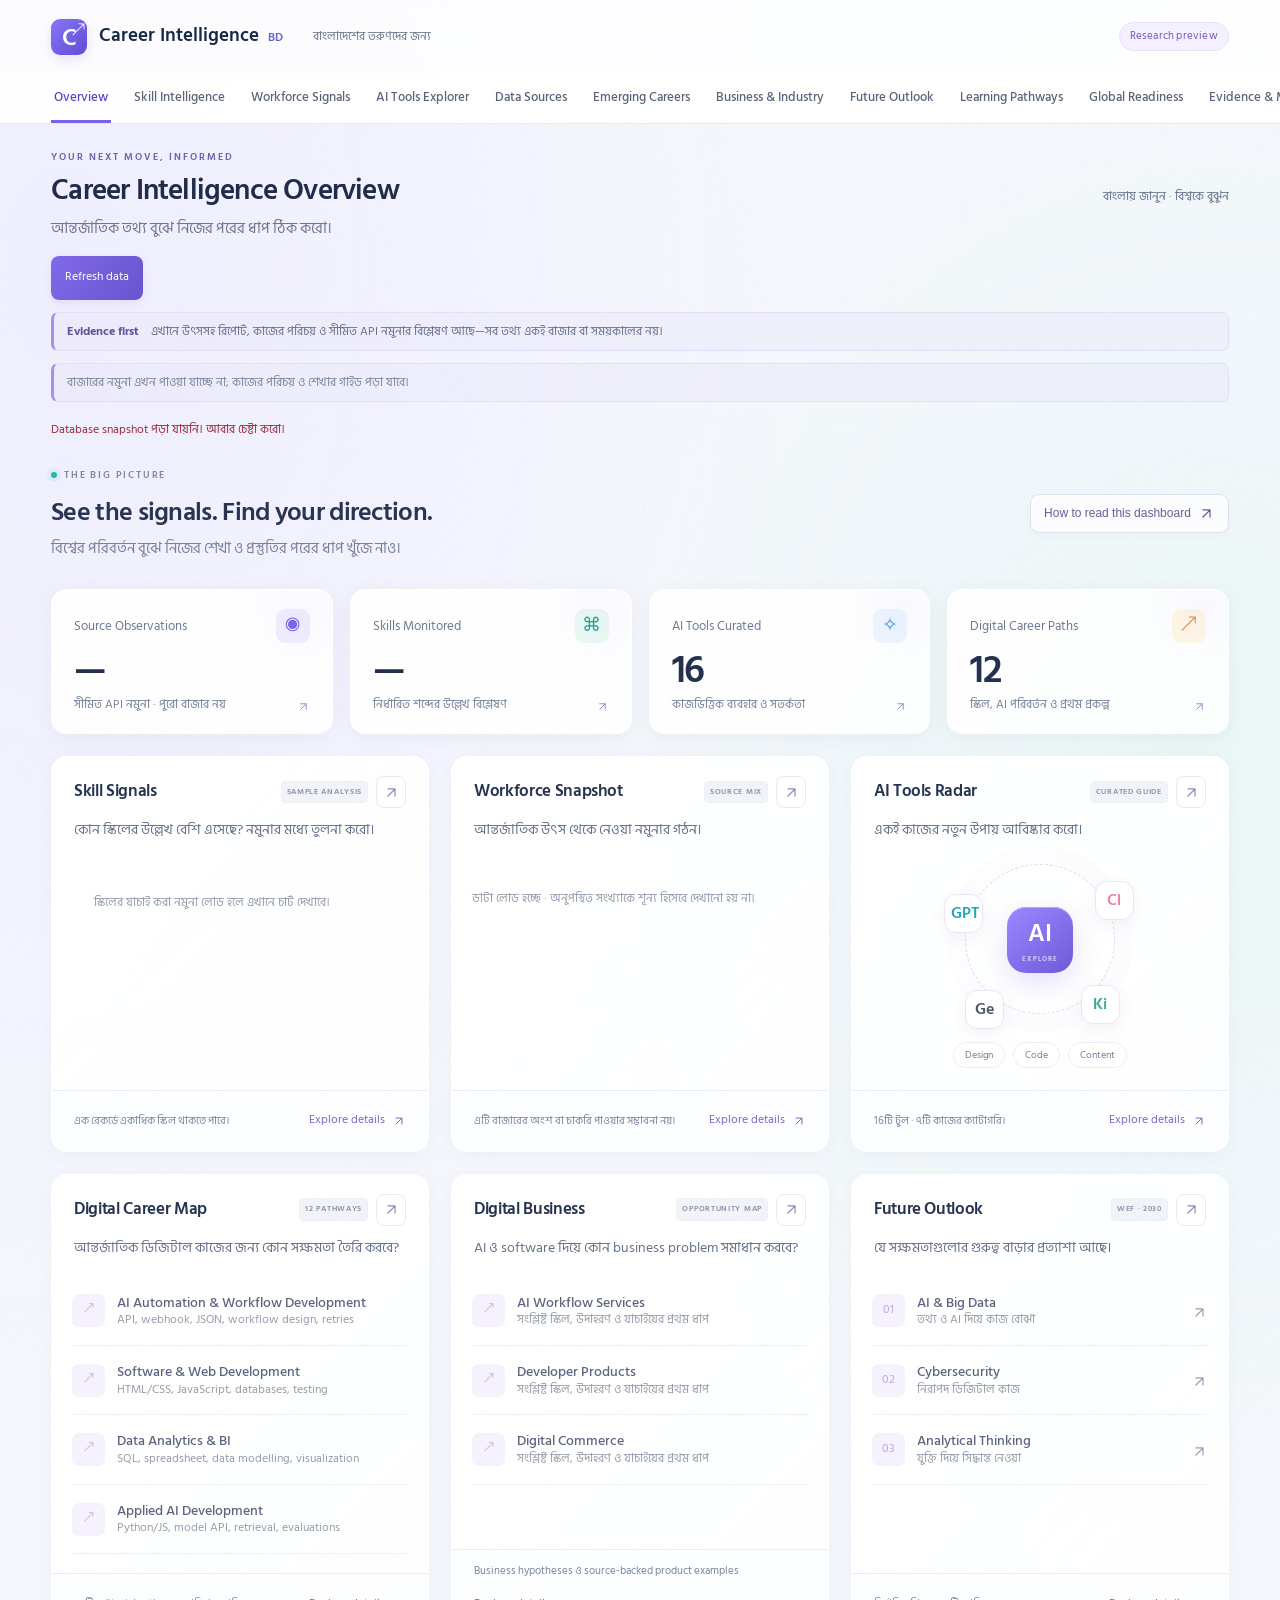
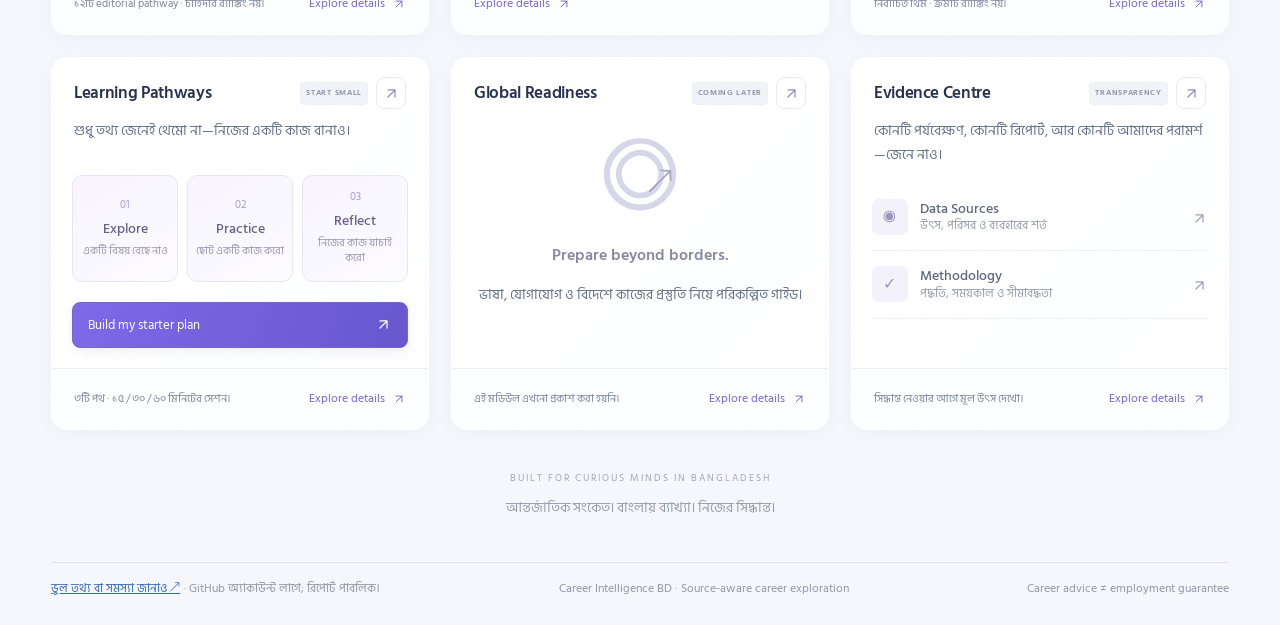
<file: web/index.html>
<!doctype html>
<html lang="bn"><head><meta charset="utf-8"><meta name="viewport" content="width=device-width,initial-scale=1"><meta name="color-scheme" content="light"><title>Career Intelligence BD — Overview</title><link rel="preconnect" href="https://fonts.googleapis.com"><link rel="preconnect" href="https://fonts.gstatic.com" crossorigin><link href="https://fonts.googleapis.com/css2?family=Hind+Siliguri:wght@400;500;600;700&display=swap" rel="stylesheet"><link rel="modulepreload" href="app.js"><link rel="modulepreload" href="dashboard.mjs"><link rel="modulepreload" href="model.mjs"><link rel="stylesheet" href="styles.css"></head>
<body><a id="skip-link" class="skip-link" href="#main-content">মূল তথ্যে যাও</a><header class="top"><a class="brand" href="#overview"><span class="brandmark">C<span>↗</span></span><strong>Career Intelligence <span>BD</span></strong></a><span class="audience">বাংলাদেশের তরুণদের জন্য</span><span class="stage">Research preview</span></header>
<nav aria-label="প্রধান মেনু" id="tabs"><button data-tab="overview" aria-current="page">Overview</button><button data-tab="skills">Skill Intelligence</button><button data-tab="jobs">Workforce Signals</button><button data-tab="tools">AI Tools Explorer</button><button data-tab="platforms">Data Sources</button><button data-tab="emerging">Emerging Careers</button><button data-tab="business">Business & Industry</button><button data-tab="outlook">Future Outlook</button><button data-tab="learning">Learning Pathways</button><button data-tab="abroad">Global Readiness</button><button data-tab="methodology">Evidence & Methodology</button></nav>
<main id="main-content" tabindex="-1"><div class="intro"><div><div class="eyebrow">YOUR NEXT MOVE, INFORMED</div><h1 id="page-title" tabindex="-1">Career Intelligence Overview</h1><p>আন্তর্জাতিক তথ্য বুঝে নিজের পরের ধাপ ঠিক করো।</p></div><span class="locale">বাংলায় জানুন · বিশ্বকে বুঝুন</span></div>
<section id="sample-toolbar" class="toolbar" aria-label="নমুনার তথ্য"><label id="source-filter">তথ্যের উৎস<select id="source"><option value="all">সব পরীক্ষিত উৎস</option><option value="himalayas">Himalayas</option><option value="jobicy">Jobicy</option></select></label><label id="period-filter">সংগ্রহের সময়<select id="period"><option value="latest">সর্বশেষ সংরক্ষিত নমুনা</option></select></label><button id="reload" class="primary">Refresh data</button><span id="updated" class="muted"></span></section>
<div class="banner"><strong>Evidence first</strong><span>এখানে উৎসসহ রিপোর্ট, কাজের পরিচয় ও সীমিত API নমুনার বিশ্লেষণ আছে—সব তথ্য একই বাজার বা সময়কালের নয়।</span></div>
<div id="freshness" role="status" aria-live="polite"></div><div id="status" role="status" aria-live="polite"></div><div id="content"></div>
<footer><span><a href="https://github.com/imtiazrahman1c/career-intelligence-bd/issues/new?template=data-correction.yml" target="_blank" rel="noopener noreferrer">ভুল তথ্য বা সমস্যা জানাও ↗</a> · GitHub অ্যাকাউন্ট লাগে; রিপোর্ট পাবলিক।</span><span>Career Intelligence BD · Source-aware career exploration</span><span>Career advice ≠ employment guarantee</span></footer></main>
<script type="module" src="app.js"></script></body></html>
</file>
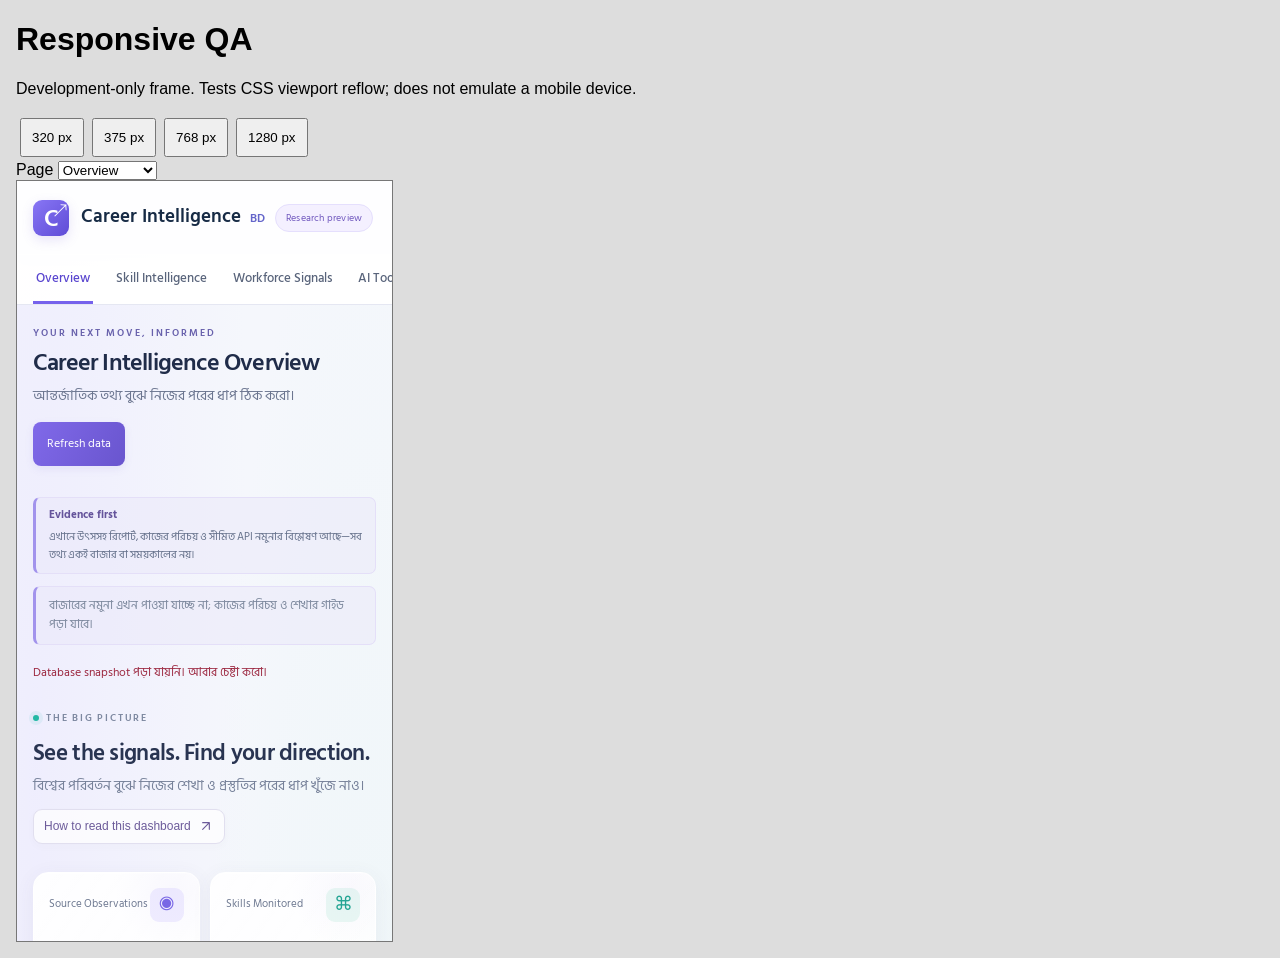
<file: web/responsive-check.html>
<!doctype html><html lang="bn"><meta charset="utf-8"><meta name="viewport" content="width=device-width,initial-scale=1"><meta name="robots" content="noindex,nofollow"><title>Responsive QA — Career Intelligence BD</title><style>body{margin:16px;font:16px sans-serif;background:#ddd}button{padding:10px;margin:4px}iframe{display:block;border:1px solid #777;background:white;height:760px;max-width:100%}</style><h1>Responsive QA</h1><p>Development-only frame. Tests CSS viewport reflow; does not emulate a mobile device.</p><div id="sizes"><button data-width="320">320 px</button><button data-width="375">375 px</button><button data-width="768">768 px</button><button data-width="1280">1280 px</button></div><label>Page <select id="view"><option value="overview">Overview</option><option value="skills">Skills</option><option value="learning">Learning</option><option value="tools">Tools</option><option value="jobs">Work data</option><option value="business">Business</option><option value="methodology">Methodology</option></select></label><iframe title="Dashboard responsive test" id="preview" src="index.html" style="width:375px"></iframe><script type="module" src="responsive-check.mjs"></script></html>
</file>
<file: web/styles.css>
:root{font-family:"Hind Siliguri",sans-serif;color:#162c46;background:#eff5fc;font-size:14px;line-height:1.6;font-synthesis:none}*{box-sizing:border-box}body{margin:0}button,select{font:inherit}button,a,select{touch-action:manipulation}button{cursor:pointer}button:focus-visible,a:focus-visible,select:focus-visible{outline:3px solid #6d5ee5;outline-offset:3px}.top{min-height:72px;display:flex;align-items:center;gap:30px;background:#fff;padding:12px 4%;border-bottom:1px solid #e0e8f2}.brand{text-decoration:none;display:flex;align-items:center;gap:12px;color:#172b45}.brand strong{font-size:18px;font-weight:600}.brand strong span{font-size:12px;color:#6465ca;margin-left:4px}.brandmark{display:grid;place-items:center;background:#6555df;color:#fff;width:36px;height:36px;border-radius:9px;font-size:24px;font-weight:600;position:relative}.brandmark span{font-size:16px;position:absolute;right:2px;top:0}.audience{color:#68778a;font-size:12px}.stage{margin-left:auto;background:#f1efff;color:#6650bf;font-size:11px;border-radius:20px;padding:5px 10px}nav{display:flex;flex-wrap:wrap;gap:22px;padding:0 4%;background:#fff;border-bottom:1px solid #dde7f3}nav button{padding:13px 3px;background:none;border:0;border-bottom:3px solid transparent;color:#627185;font-size:13px}nav button[aria-current=page]{border-color:#6757dd;color:#42319c}main{max-width:1380px;margin:auto;padding:27px 4%}h1{font-size:26px;line-height:1.5;font-weight:600;margin:4px 0}h2{font-size:15px;font-weight:600;margin:0}h3{font-size:14px;font-weight:600;margin:0 0 8px}p{margin:4px 0 12px}.intro{display:flex;align-items:center;justify-content:space-between;gap:12px}.intro p{font-size:13px;color:#68778a}.eyebrow{font-size:10px;color:#6861ac;letter-spacing:1.7px;font-weight:600}.locale{color:#63728a;font-size:12px}.toolbar{display:flex;align-items:end;gap:12px;flex-wrap:wrap;margin:23px 0 18px}label{display:grid;gap:4px;color:#536477;font-size:11px}select{min-height:36px;padding:5px 30px 5px 10px;background:#fff;border:1px solid #d9e2ef;border-radius:5px;color:#233851;font-size:12px;max-width:100%}button.primary{border:0;background:#6554dc;color:#fff;padding:9px 14px;border-radius:5px;font-size:12px;min-height:36px}.muted{color:#65758a;font-size:12px}.toolbar>.muted{margin-left:auto;padding-bottom:7px}.banner{display:flex;gap:12px;flex-wrap:wrap;background:#e4edfc;border-left:3px solid #5a68da;padding:11px 14px;font-size:12px;color:#3e5270;margin-bottom:20px}.banner strong{color:#3f4c86}.metrics{display:grid;grid-template-columns:repeat(4,minmax(0,1fr));gap:15px;margin-bottom:21px}.metric{background:#fff;border:1px solid #e7edf6;border-radius:7px;padding:15px 18px;box-shadow:0 3px 12px #213a6b04}.metric .label{font-size:11px;color:#5a687d}.metric .value{font-size:30px;font-weight:500;color:#123c68;line-height:1.5;font-variant-numeric:tabular-nums}.metric .detail{font-size:11px;color:#68768a}.grid{display:grid;grid-template-columns:1.05fr 1fr 1fr;gap:17px}.panel{background:#fff;border:1px solid #e4eafa;border-radius:8px;min-width:0;box-shadow:0 4px 12px #5148be08}.panelhead{padding:14px 17px;border-bottom:1px solid #eff2f8;display:flex;justify-content:space-between;gap:8px;align-items:center}.panelhead h2:before{content:'⠿';color:#8d96a8;padding-right:8px}.panelbody{padding:17px}.tag{background:#eef0ff;color:#6255ab;border-radius:4px;font-size:10px;padding:3px 7px;white-space:nowrap}.smallnote{font-size:11px;color:#6b798c;margin-top:16px}.row{padding:11px 0;border-bottom:1px solid #edf1f7;display:flex;gap:12px;justify-content:space-between}.row:last-child{border:0}.number{font-variant-numeric:tabular-nums;color:#124b7b;font-weight:500}.barline{margin:13px 0}.barlabel{display:flex;justify-content:space-between;gap:8px;font-size:12px;margin-bottom:5px}.track{background:#f1f4fa;height:9px;border-radius:3px;overflow:hidden}.fill{background:#007cce;height:100%;border-radius:3px}.fill.alt{background:#8c78ed}.empty{padding:22px 12px;text-align:center}.empty .symbol{font-size:28px;color:#a093ec;margin-bottom:9px}.empty h3{color:#344769}.empty p{font-size:12px;color:#748195;max-width:330px;margin:8px auto 14px}.linkbutton{background:#f4f2ff;color:#6151bd;border:1px solid #e2dcff;padding:7px 12px;border-radius:5px;font-size:12px;text-decoration:none;display:inline-block}.full{grid-column:1/-1}.wide{grid-column:span 2}.tablewrap{overflow:auto}table{width:100%;border-collapse:collapse;text-align:left;font-size:12px}th{font-weight:500;color:#6a788b;background:#fafbff}th,td{padding:11px 12px;border-bottom:1px solid #edf1f7}td:nth-child(n+2){font-variant-numeric:tabular-nums}.listitem{padding:13px 0;border-bottom:1px solid #edf1f7}.listitem:last-child{border:0}a{color:#3668b5}footer{font-size:11px;color:#8290a1;display:flex;justify-content:space-between;flex-wrap:wrap;gap:8px;margin-top:28px;padding-top:16px;border-top:1px solid #dde5f1}#status:empty{display:none}#status{font-size:12px;margin-bottom:12px;color:#5e548e}.error{color:#9c2840!important}.comparison{display:grid;grid-template-columns:repeat(3,minmax(0,1fr));gap:16px}.roletext{font-size:12px;color:#65758a}ul{padding-left:19px}li{margin:8px 0}.footlabel{font-size:11px;color:#7b6f9c}@media(max-width:1000px){.grid{grid-template-columns:1fr 1fr}.grid>.panel:last-child{grid-column:1/-1}.wide{grid-column:span 2}.audience{display:none}}@media(max-width:650px){main{padding:20px 16px}.top{padding:12px 16px;gap:10px}.brand strong{font-size:15px}.stage{font-size:10px}nav{padding:0 16px;gap:15px}.intro{align-items:start}.locale{display:none}h1{font-size:22px}.metrics{grid-template-columns:1fr 1fr;gap:10px}.metric{padding:12px}.metric .value{font-size:26px}.grid,.comparison{grid-template-columns:1fr}.wide,.full,.grid>.panel:last-child{grid-column:auto}.toolbar>.muted{margin-left:0;width:100%}.toolbar label{flex:1;min-width:130px}select{font-size:16px}.banner{gap:4px}.panelbody{padding:15px}}

input{font:inherit;min-height:36px;padding:6px 10px;border:1px solid #d9e2ef;border-radius:5px;color:#233851;max-width:100%}input:focus-visible{outline:3px solid #6d5ee5;outline-offset:3px}


.category-grid{display:grid;grid-template-columns:repeat(3,minmax(0,1fr));gap:18px}.category-grid .panel{display:flex;flex-direction:column}.category-grid .panelbody{display:flex;flex:1;flex-direction:column}.category-grid .linkbutton{margin-top:auto;align-self:flex-start}.note{padding:12px;background:#edf5fb;border-radius:8px;margin:12px 0}@media(max-width:1000px){.category-grid{grid-template-columns:repeat(2,minmax(0,1fr))}}@media(max-width:640px){.category-grid{grid-template-columns:1fr}}

[hidden]{display:none!important}

/* Readability, keyboard access and narrow viewport controls. */
.skip-link{position:absolute;left:16px;top:-100px;background:#fff;color:#33237e;padding:12px;z-index:10;border:2px solid #6554dc}.skip-link:focus{top:12px}
button.primary,.linkbutton,select,input{min-height:44px}nav button{min-height:44px}input,select{min-width:0}.panelbody{overflow-wrap:anywhere}
@media(max-width:650px){.top{flex-wrap:wrap}.brand{min-width:0}.stage{margin-left:0}.roletext{font-size:14px;color:#43566e}.smallnote{font-size:12px;color:#506176}.panelbody p{line-height:1.75}.toolbar{align-items:stretch}.toolbar label{min-width:0;flex-basis:100%}select,input{width:100%;font-size:16px}.linkbutton{font-size:14px}nav{gap:8px 16px}.intro>div{min-width:0}}
/* Intelligence dashboard — evidence-led interactive overview. */
:root{background:#f5f6fa;color:#1e2941;font-size:15px}.top{min-height:74px;border-bottom-color:#edf0f5}.brandmark{background:#6458df}.stage{letter-spacing:.2px}nav{gap:23px;border-bottom-color:#e8eaf1}nav button{font-size:12px;font-weight:500;white-space:nowrap}main{max-width:1510px;padding-top:26px}.intro h1{font-size:25px;letter-spacing:-.7px}.intro p{font-size:14px}.toolbar{margin:14px 0}.banner{margin-bottom:12px;padding:8px 12px;font-size:11px;background:#eeeff9;border-left:2px solid #897eea}#freshness{margin:7px 0 18px;font-size:11px}.dashboard-summary{display:flex;justify-content:space-between;gap:16px;align-items:center;margin:26px 0 21px}.section-kicker{font-size:10px;letter-spacing:1.8px;color:#7a8397;font-weight:600;display:flex;align-items:center;gap:7px}.section-kicker i{height:6px;width:6px;background:#22b8a4;border-radius:50%;box-shadow:0 0 0 4px #22b8a415}.dashboard-summary h2{font-size:24px;letter-spacing:-.6px;margin:9px 0 3px}.dashboard-summary p{color:#7a8495;font-size:13px;margin:0}.quiet-action{background:white;border:1px solid #e3e6ee;border-radius:8px;padding:10px 13px;color:#6a648e;font-size:11px}.pulse-metrics{display:grid;grid-template-columns:repeat(4,minmax(0,1fr));gap:17px;margin-bottom:22px}.pulse-metric{text-align:left;border:1px solid #e7e9f1;background:white;border-radius:12px;padding:17px 20px;box-shadow:0 3px 8px #293d6503;transition:transform .18s,box-shadow .18s}.metric-top{display:flex;align-items:center;justify-content:space-between;color:#717c90;font-size:12px}.metric-top i{display:grid;place-items:center;background:#f0edff;color:#7866e5;width:30px;height:30px;border-radius:9px;font-style:normal;font-size:19px}.pulse-metric:nth-child(2) i{color:#20a691;background:#e9f8f3}.pulse-metric:nth-child(3) i{color:#448ddd;background:#edf5ff}.pulse-metric:nth-child(4) i{color:#d39331;background:#fff6e5}.pulse-metric>strong{display:block;font-size:35px;line-height:1.4;letter-spacing:-1px;color:#24314c;font-weight:600;font-variant-numeric:tabular-nums}.metric-bottom{font-size:11px;color:#8991a1;display:flex;justify-content:space-between}.metric-bottom b{color:#8e86bd}.insight-grid{display:grid;grid-template-columns:repeat(3,minmax(0,1fr));gap:20px}.viz-card{border:1px solid #e5e8f1;background:white;border-radius:13px;min-width:0;overflow:hidden;display:flex;flex-direction:column;box-shadow:0 3px 12px #293d6503;animation:enter-card .4s ease both}.viz-card:nth-child(2){animation-delay:.06s}.viz-card:nth-child(3){animation-delay:.12s}.viz-head{display:flex;gap:8px;align-items:center;padding:18px 20px 0}.viz-head h2{font-size:15px;font-weight:600;letter-spacing:-.2px}.viz-tag{margin-left:auto;font-size:8px;font-weight:600;letter-spacing:.7px;color:#8b91a4;background:#f5f6fa;border-radius:4px;padding:4px 5px}.viz-open{background:none;border:0;color:#8a92a4;min-width:26px;min-height:32px;font-size:19px}.viz-desc{padding:0 20px;font-size:12px;color:#828b9c;margin:9px 0 15px}.viz-foot{margin-top:auto;padding:12px 20px;border-top:1px solid #f0f1f5;display:flex;flex-wrap:wrap;gap:6px;align-items:center;justify-content:space-between}.viz-foot>span{font-size:10px;color:#9098a6}.viz-foot button{background:none;border:0;color:#7164ca;padding:4px 0;font-size:10px;min-height:30px}.viz-foot button span{margin-left:6px}.signal-bars{padding:0 20px 16px;min-height:220px}.signal-row{display:grid;grid-template-columns:90px 1fr 24px;gap:10px;align-items:center;width:100%;border:0;background:none;padding:10px 0;text-align:left}.signal-name{font-size:11px;color:#667086}.signal-track{height:10px;background:#f4f3fa;border-radius:3px;overflow:hidden}.signal-track>span{display:block;height:100%;border-radius:3px;animation:bar-in .7s ease both;transform-origin:left}.signal-row strong{font-size:11px;font-weight:500;color:#59617a;text-align:right}.source-split{display:flex;align-items:center;justify-content:center;gap:24px;min-height:220px;padding:15px 20px 30px}.donut{height:150px;width:150px;flex-shrink:0;border:0;border-radius:50%;background:conic-gradient(#7165ee 0 var(--split),#22b8a4 var(--split) 100%);padding:19px;transform:rotate(-90deg);transition:transform .25s}.donut>span{background:white;border-radius:50%;height:100%;display:flex;flex-direction:column;justify-content:center;transform:rotate(90deg)}.donut strong{font-size:30px;color:#28334b;font-weight:600;line-height:1.3}.donut small{font-size:9px;color:#9199a8}.source-legend{display:grid;gap:16px}.source-legend button{display:flex;align-items:center;gap:9px;border:0;background:none;text-align:left;padding:4px 0;color:#636e83}.source-legend i{width:7px;height:7px;border-radius:50%}.source-legend span{font-size:11px}.source-legend small{display:block;font-size:9px;color:#929bab}.source-legend strong{font-size:17px;font-weight:500;padding-left:5px}.tool-orbit{position:relative;width:220px;height:170px;margin:0 auto}.orbit-ring{position:absolute;width:150px;height:150px;left:35px;top:5px;border:1px dashed #dcd9f3;border-radius:50%}.orbit-center{position:absolute;left:77px;top:48px;width:66px;height:66px;background:linear-gradient(135deg,#8976f7,#6554ce);border-radius:19px;display:flex;flex-direction:column;align-items:center;justify-content:center;font-size:25px;font-weight:600;color:white;box-shadow:0 8px 24px #7b65dc38}.orbit-center span{font-size:7px;letter-spacing:1px;opacity:.7}.orbit-node{position:absolute;border:1px solid #ebe9f6;background:white;width:39px;height:39px;border-radius:12px;color:#7261cb;font-weight:600;box-shadow:0 5px 15px #493d7610}.node-a{left:14px;top:35px;color:#20a8b9}.node-b{right:16px;top:22px;color:#ed7e9c}.node-c{left:35px;bottom:0;color:#4b5469}.node-d{right:30px;bottom:5px;color:#3caa97}.tool-tags{display:flex;gap:8px;justify-content:center;margin:13px 0 22px}.tool-tags span{font-size:9px;color:#8b83a4;border:1px solid #eeedf5;border-radius:20px;padding:3px 10px}.chart-caption{display:flex;justify-content:space-between;padding:16px 20px 0;gap:10px;align-items:center}.chart-caption strong{font-size:11px;color:#7467cb}.chart-caption span{font-size:10px;color:#9a9fad}.projection-bars{height:220px;display:flex;gap:15px;margin:15px 20px 21px;border-bottom:1px solid #e9edf3;background:repeating-linear-gradient(to top,transparent 0,transparent 49px,#f1f3f8 49px,#f1f3f8 50px)}.projection-column{display:flex;flex-direction:column;align-items:center;flex:1;min-width:0;background:none;border:0;padding:0}.column-value{font-size:12px;font-weight:600;color:#67718c}.column-space{height:160px;width:100%;display:flex;align-items:end;justify-content:center}.column-space>span{width:70%;max-width:48px;display:block;border-radius:6px 6px 0 0;animation:bar-up .7s ease both;transform-origin:bottom}.column-label{font-size:9px;color:#8891a1;margin-top:8px;white-space:nowrap}.industry-map{padding:12px 20px 2px}.industry-main{border:1px solid #dff1ea;background:linear-gradient(120deg,#effaf6,#f9fcfb);padding:16px;border-radius:9px;width:100%;text-align:left;position:relative;color:#478474}.industry-main>span{font-size:9px;letter-spacing:1px;color:#81b0a0}.industry-main strong,.industry-main small{display:block}.industry-main strong{font-size:16px;margin:4px 0}.industry-main small{font-size:10px;color:#84a395}.industry-main b{position:absolute;right:15px;top:25px;font-size:22px;font-weight:400}.industry-branches{display:flex;gap:6px;padding:21px 0;justify-content:space-between;position:relative}.industry-branches:before{content:'';position:absolute;top:10px;left:15%;right:15%;border-top:1px solid #d6e6e1}.industry-branches span{font-size:8px;border:1px solid #e3ede9;border-radius:5px;padding:8px 5px;color:#84a094}.chart-note{font-size:10px;color:#9b9faf;padding:0 20px;margin:0 0 20px}.outlook-stack{padding:0 20px 19px}.outlook-stack button,.evidence-items button{display:flex;align-items:center;gap:12px;background:none;width:100%;border:0;border-bottom:1px solid #f0f1f6;padding:15px 0;text-align:left}.outlook-stack button>span{font-size:11px;color:#b4a9e3;background:#f5f2fe;border-radius:7px;width:29px;height:29px;display:grid;place-items:center}.outlook-stack strong,.evidence-items strong{font-size:12px;color:#5c6580;font-weight:500;display:block}.outlook-stack small,.evidence-items small{display:block;font-size:10px;color:#959cab}.outlook-stack b,.evidence-items b{margin-left:auto;font-size:15px;font-weight:400;color:#a69aba}.learning-steps{display:flex;gap:9px;padding:12px 20px 20px}.learning-steps button{flex:1;background:#fafaff;border:1px solid #efedf8;border-radius:8px;min-width:0;padding:11px 6px;text-align:center}.learning-steps span{display:block;font-size:10px;color:#a499d6;margin-bottom:6px}.learning-steps strong{display:block;font-size:12px;font-weight:500;color:#665f87}.learning-steps small{font-size:9px;color:#9c97ae;display:block;margin-top:5px}.start-plan{margin:0 20px 20px;padding:11px 15px;border:0;background:#7163dd;border-radius:7px;color:white;text-align:left;font-size:11px;display:flex;justify-content:space-between}.readiness-visual{font-size:100px;line-height:1;position:relative;color:#d7d6e8;text-align:center;padding:15px 0}.readiness-visual span{font-size:30px;position:absolute;left:52%;top:45%;color:#a6a1c5}.readiness-card>h3{text-align:center;color:#8c87a4;font-size:14px;margin:4px 0}.readiness-card>.viz-desc{text-align:center}.evidence-items{padding:0 20px 15px}.evidence-items button>span{color:#9b94bc;background:#f3f1fa;border-radius:7px;width:32px;height:32px;display:grid;place-items:center}.dashboard-bottom{text-align:center;padding:37px 0 8px}.dashboard-bottom span{font-size:9px;letter-spacing:2px;color:#a0a6b3}.dashboard-bottom p{font-size:12px;color:#969eac;margin:7px}.pulse-metric:hover{transform:translateY(-3px);box-shadow:0 8px 22px #4a457b10}.signal-row:hover,.projection-column:hover{filter:brightness(.91)}.viz-open:hover{color:#7165ee}.viz-empty{padding:30px 20px;color:#929aab;font-size:12px}.panelhead h2:before{display:none}
@keyframes enter-card{from{opacity:0;transform:translateY(10px)}to{opacity:1;transform:translateY(0)}}@keyframes bar-in{from{transform:scaleX(0)}to{transform:scaleX(1)}}@keyframes bar-up{from{transform:scaleY(0)}to{transform:scaleY(1)}}@media(prefers-reduced-motion:reduce){*,*:before,*:after{animation:none!important;transition:none!important}}@media(max-width:1150px){.insight-grid{grid-template-columns:repeat(2,minmax(0,1fr))}.source-split{gap:20px}.pulse-metric{padding:15px}.metric-bottom{font-size:10px}}@media(max-width:720px){.pulse-metrics{grid-template-columns:repeat(2,minmax(0,1fr));gap:10px}.insight-grid{grid-template-columns:1fr}.dashboard-summary{align-items:start;flex-direction:column}.dashboard-summary h2{font-size:21px}.pulse-metric>strong{font-size:30px}.metric-top{font-size:10px}.metric-top i{width:25px;height:25px}.viz-head{padding:16px 17px 0}.viz-tag{font-size:7px}.viz-desc{padding:0 17px}.quiet-action{padding:8px 10px}.source-split{gap:24px}nav{gap:14px}.signal-row{grid-template-columns:86px 1fr 24px}.intro h1{font-size:22px}}
nav{flex-wrap:nowrap;overflow-x:auto;gap:20px;scrollbar-width:thin}nav button{flex-shrink:0}main{padding-top:20px}.intro h1{font-size:24px}.intro p{margin-bottom:3px}.toolbar{margin:12px 0}.dashboard-summary{margin:18px 0}.dashboard-summary h2{font-size:22px}.viz-open,.metric-bottom b,.start-plan>span,.outlook-stack b,.evidence-items b,.readiness-visual,.metric-top i{font-family:Arial,sans-serif}.dashboard-summary .quiet-action{font-family:Arial,"Hind Siliguri",sans-serif}button{line-height:1.4}.viz-card{min-height:320px}.projection-card,.industry-card,.outlook-card{min-height:340px}@media(max-width:720px){.intro h1{font-size:21px}.dashboard-summary h2{font-size:21px}.viz-card{min-height:310px}}
/* Refined glass surfaces, restrained depth, stronger reading hierarchy. */
:root{background:#f3f5fc;color:#202c49;font-size:16px}body{background:radial-gradient(ellipse at 5% 12%,#e9e5ff85 0,transparent 42%),radial-gradient(ellipse at 95% 35%,#def5ef70 0,transparent 40%),#f5f7fc;min-height:100vh}.top{background:#ffffffc9;backdrop-filter:blur(22px);-webkit-backdrop-filter:blur(22px);border-bottom:1px solid #ffffff;box-shadow:0 1px 18px #3b376107}nav{background:#ffffffb8;backdrop-filter:blur(18px);-webkit-backdrop-filter:blur(18px);border-bottom:1px solid #e5e7f2;position:relative;z-index:2}nav button{font-size:13px;min-height:49px;color:#59647b}nav button[aria-current=page]{color:#5945cf;border-color:#7662ec}.brandmark{background:linear-gradient(135deg,#8876f5,#5f4cd6);box-shadow:0 4px 12px #7460d32b}.brand strong{font-size:19px}.stage{border:1px solid #e5dffd;background:#f4f0ff;color:#7058be}main{max-width:1530px;padding-top:25px}.intro h1{font-size:29px;font-weight:600;letter-spacing:-.8px}.intro p{font-size:15px;color:#6c7690}.eyebrow{font-size:10px;letter-spacing:2px}.toolbar>.muted{font-size:12px}.banner{background:#ebeafa8c;border:1px solid #e4dff8;border-left:3px solid #a293ec;border-radius:7px;color:#64708a;font-size:12px;padding:9px 13px}.banner strong{color:#65549b}#freshness{font-size:12px;color:#7b879c}.dashboard-summary{margin:22px 0}.dashboard-summary h2{font-size:26px;letter-spacing:-.7px;color:#293451}.dashboard-summary p{font-size:15px;color:#77829a}.section-kicker{font-size:10px;color:#7d88a0}.quiet-action{background:#ffffffb8;border-color:#e1dfef;box-shadow:0 3px 9px #4c416506;font-size:12px;color:#6c5b9a;border-radius:9px}.pulse-metric{border:1px solid #ffffff;background:linear-gradient(125deg,#ffffffed,#ffffffe0);box-shadow:0 4px 20px #4c4a7310,inset 0 1px #fff;border-radius:15px;padding:19px 22px}.metric-top{font-size:13px;color:#6e7991}.pulse-metric>strong{font-size:39px;letter-spacing:-1.4px;color:#24314e}.metric-bottom{font-size:12px;color:#808ba2}.metric-top i{width:34px;height:34px}.insight-grid{gap:22px}.viz-card,.panel{border:1px solid #ffffffeb;border-radius:16px;background:linear-gradient(135deg,#ffffffeb 0,#ffffffd9 100%);box-shadow:0 5px 24px #5250760c,inset 0 1px 0 #ffffff;backdrop-filter:blur(16px);-webkit-backdrop-filter:blur(16px);transition:box-shadow .22s,border-color .22s,transform .22s}.viz-card:hover{box-shadow:0 12px 32px #51458115;border-color:#d9d1f5}.viz-head{padding:19px 22px 0}.viz-head h2{font-size:17px;letter-spacing:-.3px;color:#27344f}.viz-tag{font-size:8px;letter-spacing:.7px;background:#f1f3f9;color:#8892a6;border:1px solid #edf0f6}.viz-open{font-size:0;width:30px;height:30px;border:1px solid #ebe8f5;border-radius:8px;background:#ffffffa8;display:grid;place-items:center}.viz-open:after{content:'';width:8px;height:8px;border-top:1.5px solid #8e83b9;border-right:1.5px solid #8e83b9;transform:rotate(0deg)}.viz-open:hover{background:#f0ecff;border-color:#cfc3f0}.viz-desc{font-size:14px;color:#75819a;line-height:1.7;padding:0 22px;margin:10px 0 17px}.viz-foot{padding:12px 22px;border-top-color:#ebedf5;background:#fafbff60}.viz-foot>span{font-size:11px;color:#8a93a6;line-height:1.7}.viz-foot button{font-size:12px;color:#7965ce;min-height:36px}.signal-bars{padding:0 22px 20px}.signal-row{padding:11px 0;grid-template-columns:96px 1fr 28px;gap:12px}.signal-name{font-size:12px;color:#64718b}.signal-row strong{font-size:12px;color:#64718b}.signal-track{height:11px;background:#f0eef8;border-radius:4px}.signal-track>span{border-radius:4px;box-shadow:inset 0 1px 0 #ffffff50}.signal-row:hover .signal-name{color:#6755b7}.signal-row:focus-visible{outline-offset:1px;border-radius:5px}.source-split{min-height:238px}.donut{height:164px;width:164px;padding:19px;box-shadow:0 0 0 8px #f4f1fd55,inset 0 1px 1px #fff}.donut>span{background:#fffffffa;box-shadow:inset 0 3px 12px #7f73b50c}.donut strong{font-size:33px}.donut small{font-size:10px}.source-legend span{font-size:12px}.source-legend small{font-size:10px}.source-legend strong{font-size:20px}.orbit-ring{box-shadow:0 0 0 18px #f8f6ff55;border-color:#dfd7f6}.orbit-center{background:linear-gradient(140deg,#9b88ff,#6f59d8);box-shadow:0 9px 28px #8a70dd38,inset 0 1px #b8a6ff}.orbit-node{box-shadow:0 5px 18px #52427210;border-color:#ece5f6;transition:transform .18s}.orbit-node:hover{transform:translateY(-4px)}.tool-tags span{font-size:10px;padding:4px 11px;background:#ffffffa6}.chart-caption strong{font-size:12px}.chart-caption span{font-size:11px}.column-value{font-size:13px}.column-label{font-size:10px}.projection-bars{margin:16px 22px 22px}.projection-column{position:relative}.projection-column:hover .column-space>span{filter:saturate(1.3);box-shadow:0 0 0 4px #8975e619}.industry-main{background:linear-gradient(125deg,#edf9f3ca,#fbfffd);border-color:#dceee5;box-shadow:inset 0 1px white}.industry-main strong{font-size:18px}.industry-main small{font-size:12px}.industry-branches span{font-size:10px;background:#ffffffba;padding:9px 6px}.chart-note{font-size:12px;line-height:1.7;color:#8c96a9}.outlook-stack strong,.evidence-items strong{font-size:14px}.outlook-stack small,.evidence-items small{font-size:12px}.outlook-stack button{padding:16px 0}.outlook-stack button>span{height:33px;width:33px;font-size:12px}.learning-steps{padding-top:15px}.learning-steps button{background:linear-gradient(150deg,#f7f4ff,#fcfbff);border-color:#eae4f8;padding:14px 5px;border-radius:10px}.learning-steps strong{font-size:14px}.learning-steps small{font-size:11px}.learning-steps span{font-size:11px}.start-plan{background:linear-gradient(110deg,#7e69e7,#6957ce);border:1px solid #7763d4;padding:13px 15px;font-size:13px;box-shadow:0 4px 10px #7864cc1b;border-radius:8px}.readiness-card>h3{font-size:16px}.evidence-items button>span{height:36px;width:36px}.panelhead{padding:17px 20px;border-bottom-color:#eceef6}.panelhead h2{font-size:17px;color:#303d59}.panelbody{padding:20px;font-size:14px;line-height:1.85;color:#65728a}.panelbody h3{font-size:15px;color:#45536d;margin-top:12px}.roletext{font-size:14px;color:#728099;line-height:1.85}.smallnote{font-size:12px;color:#8a95a8}.note{background:#edf2fa9c;border:1px solid #e7edf6;border-radius:10px;font-size:13px}.linkbutton{background:#f2edff;color:#7760bf;border-color:#e4dbf5;border-radius:7px;font-size:13px}.metric{border-color:#fff;border-radius:13px;box-shadow:0 4px 15px #50466c09}.metric .label,.metric .detail{font-size:12px}table{font-size:13px}th,td{padding:13px}button.primary{background:linear-gradient(120deg,#8069e9,#6955ce);box-shadow:0 3px 9px #7661cb1a;border-radius:8px;font-size:12px}.dashboard-bottom p{font-size:14px}.dashboard-bottom span{font-size:10px}.pulse-metric{position:relative;overflow:hidden}.pulse-metric:before{content:'';position:absolute;right:-35px;top:-45px;height:125px;width:125px;background:radial-gradient(circle,#8e7de70b,transparent 65%);pointer-events:none}footer{font-size:12px;color:#8e98aa}.viz-open:focus-visible,.signal-row:focus-visible,.projection-column:focus-visible{outline:3px solid #9b86ed}.projection-column:after,.signal-row:after{content:attr(data-hint);position:absolute;z-index:3;background:#34314c;color:white;border:1px solid #ffffff40;border-radius:7px;padding:7px 10px;font-size:11px;pointer-events:none;opacity:0;transform:translateY(4px);transition:.15s;box-shadow:0 4px 12px #30264222;white-space:normal;max-width:230px}.projection-column:after{bottom:55%;left:0;width:160px}.signal-row{position:relative}.signal-row:after{bottom:90%;left:25%}.projection-column:hover:after,.projection-column:focus-visible:after,.signal-row:hover:after,.signal-row:focus-visible:after{opacity:1;transform:translateY(0)}@media(max-width:1150px){.metric-bottom{font-size:11px}.source-split{gap:18px}.donut{width:150px;height:150px}.viz-head h2{font-size:16px}}@media(max-width:720px){main{padding-top:20px}.intro h1{font-size:24px}.intro p{font-size:14px}.dashboard-summary h2{font-size:23px}.dashboard-summary p{font-size:14px}.pulse-metric{padding:15px}.pulse-metric>strong{font-size:34px}.metric-top{font-size:11px}.metric-bottom{font-size:11px}.viz-desc{font-size:14px}.viz-head h2{font-size:17px}.viz-head{padding:18px 18px 0}.signal-bars{padding:0 18px 18px}.signal-row{grid-template-columns:85px 1fr 24px;gap:8px}.source-split{gap:20px;padding-left:15px;padding-right:15px}.donut{width:140px;height:140px;padding:17px}.source-legend strong{font-size:18px}.viz-foot{padding:11px 18px}.learning-steps small{font-size:10px}.industry-branches span{font-size:9px}.banner{font-size:11px}.column-label{font-size:9px}.projection-column:after{width:115px;left:-15px}}
/* Final interaction polish: clear icons and bounded compositing costs. */
.ui-arrow{width:17px;height:17px;vertical-align:middle;flex-shrink:0}.viz-open{font-size:inherit;color:#9688bc}.viz-open:after{display:none}.quiet-action,.viz-foot button{display:inline-flex;align-items:center;gap:7px}.metric-bottom b .ui-arrow{height:13px;width:13px}.viz-foot .ui-arrow{height:14px;width:14px}.start-plan{align-items:center}.viz-card,.panel{backdrop-filter:none;-webkit-backdrop-filter:none}.top{backdrop-filter:blur(12px);-webkit-backdrop-filter:blur(12px)}nav{backdrop-filter:none;-webkit-backdrop-filter:none;background:#fffffff0;scrollbar-width:none}nav::-webkit-scrollbar{display:none}.viz-card{background:linear-gradient(135deg,#fffffff5,#ffffffde);box-shadow:0 4px 18px #4d46730b,inset 0 1px #fff}.viz-card:hover{transform:translateY(-2px);box-shadow:0 11px 26px #51458113}.viz-head h2{letter-spacing:-.35px}.signal-track>span{background-image:linear-gradient(90deg,#ffffff14,#ffffff00);transition:filter .18s}.projection-column .column-space>span{box-shadow:inset 0 1px #ffffff80;background-image:linear-gradient(180deg,#ffffff22,transparent)}.panelbody a{ text-underline-offset:4px}.quiet-action:hover,.linkbutton:hover{background:#eee8fc;color:#6049a4}.outlook-stack button:hover,.evidence-items button:hover{background:#f7f4fd80;border-radius:8px}.learning-steps button:hover{border-color:#c9bce9;background:#f0eafa}.source-legend button:hover{color:#6952b4}.viz-card:focus-within{border-color:#c8bce8;box-shadow:0 0 0 2px #dcd2f640}.brandmark{transition:box-shadow .2s}.brand:hover .brandmark{box-shadow:0 5px 18px #7460d345}.viz-open:hover .ui-arrow{transform:translate(1px,-1px)}.ui-arrow{transition:transform .18s}button:active{filter:brightness(.97)}.dashboard-summary{padding:6px 0}.pulse-metric{transition:transform .18s,box-shadow .18s}.viz-desc,.roletext{color:#65728b}.smallnote,.viz-foot>span{color:#79869c}.metric-bottom{color:#738198}.column-label{color:#748198}.source-legend small{color:#7b899e}.tool-tags span{color:#827698}.dashboard-bottom{padding-top:34px}.panel{margin-bottom:16px}.grid .panel,.category-grid .panel{margin-bottom:0}@media(max-width:720px){.top{backdrop-filter:none;-webkit-backdrop-filter:none;background:#ffffffed}.viz-card:hover{transform:none}.ui-arrow{width:16px;height:16px}.dashboard-summary{gap:12px}.source-split{gap:14px}.source-legend button{gap:7px}.viz-head{gap:6px}.viz-tag{font-size:7px}.viz-head h2{font-size:16px}}@media(prefers-reduced-motion:reduce){.viz-card:hover,.pulse-metric:hover{transform:none}}
.digital-intro{padding:20px 0;margin:0 0 12px}.digital-intro h2{font-size:26px;letter-spacing:-.5px;margin:10px 0}.digital-intro p{font-size:15px;color:#65728b;max-width:900px;line-height:1.8}.digital-path-grid{display:grid;grid-template-columns:repeat(3,minmax(0,1fr));gap:20px;margin-bottom:24px}.digital-path-grid .panel{margin:0}.digital-path-grid .panelhead{align-items:start}.digital-path-grid .tag{white-space:normal;max-width:120px}.digital-path-grid h3{margin:18px 0 6px;color:#635283}.catalog-stats{display:flex;gap:20px;flex-wrap:wrap;padding:14px 17px;background:#ffffffbd;border:1px solid white;border-radius:10px;margin:0 0 20px;font-size:12px;color:#7f729a}.catalog-stats strong{color:#655298}@media(max-width:1100px){.digital-path-grid{grid-template-columns:repeat(2,minmax(0,1fr))}}@media(max-width:650px){.digital-path-grid{grid-template-columns:1fr}.digital-intro h2{font-size:22px}}
</file>
